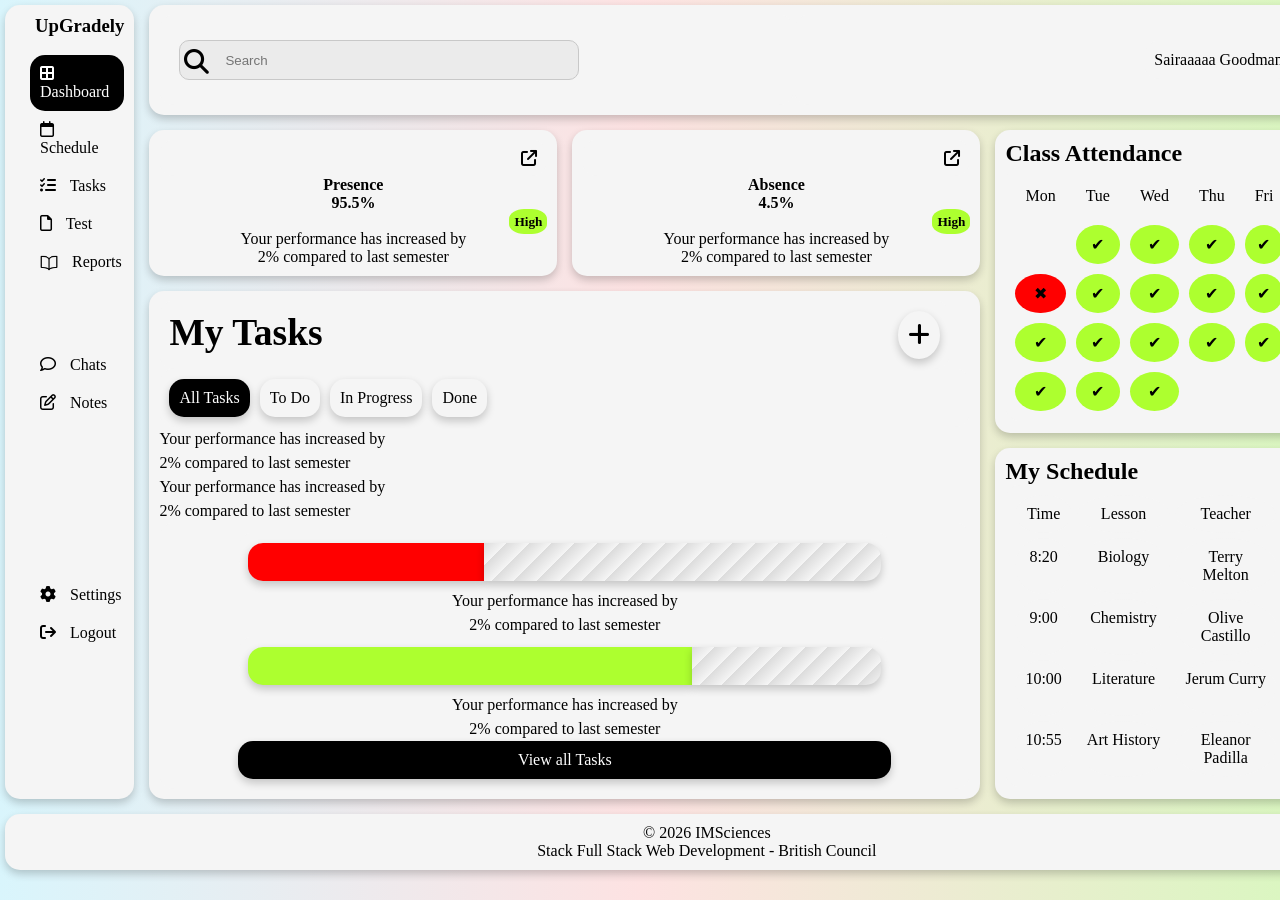
<file: index.html>
<!DOCTYPE html>
<html>

<head>
    <link rel="stylesheet" href="style.css">
    <link rel="stylesheet" href="https://cdnjs.cloudflare.com/ajax/libs/font-awesome/6.5.0/css/all.min.css">
    <meta charset="UTF-8">
</head>

<body>
    <div class="container">
        <div class="item1" style="display: flex; ">
            <div style="width: 50%; box-shadow:none; padding: 25px;">
                <i style="font-size: 25px; z-index: 1;" class="fa-solid fa-magnifying-glass"></i>
                <input type="search" placeholder="Search" class="search">
            </div>

            <div style="width: 50%; box-shadow:none; display: flex; 
                    flex-direction: row-reverse; align-items: center;">
                <div style="border-radius:50%;overflow: hidden;">
                    <img style="height:25px;" src="images/bell-regular.png" class="icon v-space">
                </div>
                <div style="box-shadow: none;border-radius: 50%;">
                    <img style="height:50px;object-fit: cover;" src="images/profile.jpg" class="icon v-space">
                </div>
                <div style="box-shadow: none;"> Sairaaaaa Goodman </div>
            </div>
        </div>
        <div class="item2">
            <h3 style="text-align: left;">UpGradely</h3>
            <br>
            <ul>
                <li style="background-color: black; color: white;"><i class="fa-solid fa-border-all v-space"></i>
                    Dashboard</li>
                <li><i class="fa-regular fa-calendar v-space"></i> Schedule</li>
                <li><i class="fa-sharp fa-solid fa-list-check v-space"></i> Tasks</li>
                <li><i class="fa-regular fa-file v-space"></i> Test</li>
                <li><img src="images/open-book.png" class="icon v-space"> Reports</li>
            </ul>
            <br><br><br>
            <ul>
                <li><i class="fa-regular fa-comment v-space"></i> Chats</li>
                <li><i class="fa-regular fa-pen-to-square v-space"></i> Notes</li>
            </ul>
            <br><br><br><br><br><br><br><br>

            <ul>
                <li><i class="fa-solid fa-gear v-space"></i> Settings</li>
                <li><i class="fa-solid fa-arrow-right-from-bracket v-space"></i> Logout</li>
            </ul>
        </div>
        <div class="item3">
            <div style="display: flex; justify-content: flex-end; box-shadow: none;">
                <i class="fa-solid fa-arrow-up-right-from-square"></i>
            </div>
            <h4>
                Presence <br>
                95.5% <br>
                <h5 style="background-color: greenyellow; border-radius: 40%; 
                    display: inline;padding: 5px;margin-left: 350px;">
                    High
                </h5>
            </h4>
            <br>
            <p>
                Your performance has increased by <br>
                2% compared to last semester
            </p>
        </div>
        <div class="item4">
            <div style="display: flex; justify-content: flex-end; box-shadow: none;">
                <i class="fa-solid fa-arrow-up-right-from-square"></i>
            </div>

            <h4>
                Absence <br>
                4.5% <br>
                <h5 style="background-color: greenyellow; border-radius: 40%; 
                    display: inline;padding: 5px;margin-left: 350px;">
                    High
                </h5>
            </h4>
            <br>
            <p>
                Your performance has increased by <br>
                2% compared to last semester
            </p>
        </div>
        <div class="item5" style="text-align: left;">

            <div style="display: flex; justify-content: space-between; width: 95%; box-shadow: none; font-size: 25px;padding-left: 10px;">
                <h2>My Tasks</h2>
                <div style="border-radius: 50%;"> <i class="fa-solid fa-plus"></i> </div>
            </div>

            <div style="display: flex;gap: 10px;box-shadow: none;"> 
                <div style="background-color: black; color: white;"> All Tasks</div>
                <div>To Do</div>
                <div>In Progress</div>
                <div>Done</div>
            </div>
            <p style="line-height: 1.5;">
                Your performance has increased by <br>
                2% compared to last semester
            </p>
            <p style="line-height: 1.5;">
                Your performance has increased by <br>
                2% compared to last semester
            </p>

            <div style="display: flex; align-items: center; flex-direction: column; box-shadow: none;">

                <!--<div style="background-color: greenyellow; height: 18px; width: 80%;" class="no-comments"> </div> -->

                <div style="display: flex; height: 18px; width: 80%; box-shadow: none;">
                    <div
                        style="background-color: red; width: 40%; height: 18px; border-top-right-radius: 0%; border-bottom-right-radius: 0%;">
                    </div>
                    <div style="background-color: greenyellow; height: 18px; width: 70%; border-top-left-radius: 0%; border-bottom-left-radius: 0%;"
                        class="no-comments"> </div>
                </div>
                <br>

                <p style="line-height: 1.5;">
                    Your performance has increased by <br>
                    2% compared to last semester
                </p>

                <div style="display: flex; height: 18px; width: 80%; box-shadow: none;">
                    <div
                        style="background-color: greenyellow; width: 100%; height: 18px; border-top-right-radius: 0%; border-bottom-right-radius: 0%;">
                    </div>
                    <div style="background-color: greenyellow; height: 18px; width: 40%; border-top-left-radius: 0%; border-bottom-left-radius: 0%;"
                        class="no-comments"> </div>
                </div>
                <br>
                <p style="line-height: 1.5;">
                    Your performance has increased by <br>
                    2% compared to last semester
                </p>
                <div style="background-color: black; color: white; width: 80%;"> View all Tasks</div>
            </div>
        </div>
        <div class="item6">
            <h2 style="text-align: left;">Class Attendance</h2>
            <div class="attendance-container" style="box-shadow: none;">
                <div class="empty">Mon</div>
                <div class="empty">Tue</div>
                <div class="empty">Wed</div>
                <div class="empty">Thu</div>
                <div class="empty">Fri</div>
                <div class="empty">Sat</div>
                <div class="empty">Sun</div>
                <div class="empty"></div>
                <div>&#10004</div>
                <div>&#10004</div>
                <div>&#10004</div>
                <div>&#10004</div>
                <div>&#10004</div>
                <div>&#10004</div>
                <div class="red">&#10006</div>
                <div>&#10004</div>
                <div>&#10004</div>
                <div>&#10004</div>
                <div>&#10004</div>
                <div>&#10004</div>
                <div>&#10004</div>
                <div>&#10004</div>
                <div>&#10004</div>
                <div>&#10004</div>
                <div>&#10004</div>
                <div>&#10004</div>
                <div>&#10004</div>
                <div>&#10004</div>
                <div>&#10004</div>
                <div>&#10004</div>
                <div>&#10004</div>
                <div class="empty"></div>
                <div class="empty"></div>
                <div class="empty"></div>
                <div class="empty"></div>
            </div>
        </div>
        <div class="item7">
            <h2 style="text-align: left;">My Schedule</h2>
            <div class="schedule-container" style="box-shadow: none;">
                <div>Time</div>
                <div>Lesson</div>
                <div>Teacher</div>
                <div>Location</div>
                <div>8:20</div>
                <div>Biology</div>
                <div>Terry Melton</div>
                <div>B2, Room 120</div>
                <div>9:00</div>
                <div>Chemistry</div>
                <div>Olive Castillo</div>
                <div>B2, Room 124</div>
                <div>10:00</div>
                <div>Literature</div>
                <div>Jerum Curry</div>
                <div>B2, Room 128</div>
                <div>10:55</div>
                <div>Art History</div>
                <div>Eleanor Padilla</div>
                <div>B2, Room 132</div>
            </div>
        </div>
        <div class="item8">
            &copy; 2026 IMSciences <br>
            Stack Full Stack Web Development - British Council
        </div>
    </div>
</body>

</html>
</file>
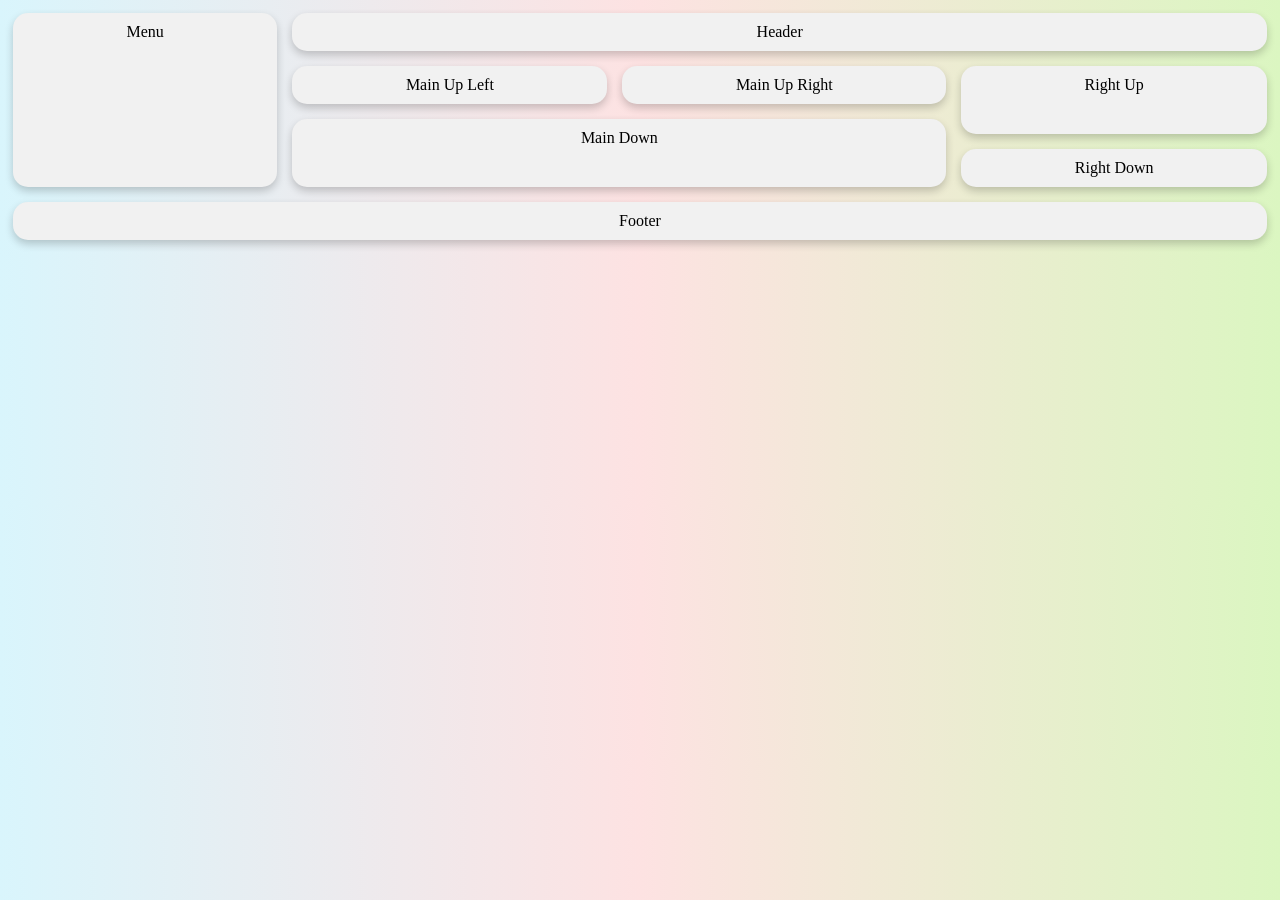
<file: index-base.html>
<!DOCTYPE html>
<html>

<head>
    <style>
        body {
            background: linear-gradient(to right, #D9F5FC, #FDE2E2, #DBF6C1);
        }
        .container {
            display: grid;
            grid-template-areas:
                'menu header 		header 			header'
                'menu main_up_left 	main_up_right 	right_up'
                'menu main_down 	main_down 		right_up'
                'menu main_down 	main_down 		right_up'
                'menu main_down 	main_down 		right_down'
                'footer footer 		footer 			footer';
            padding: 5px;
            gap: 15px;
        }

        .container div {
            background-color: #f1f1f1;
            color: #000;
            padding: 10px;
            text-align: center;
            box-shadow: 0 4px 8px 0 rgba(0, 0, 0, 0.2);
            border-radius: 15px;
        }

        .item1 {
            grid-area: header;
        }

        .item2 {
            grid-area: menu;
        }

        .item3 {
            grid-area: main_up_left;
        }

        .item4 {
            grid-area: main_up_right;
        }

        .item5 {
            grid-area: main_down;
        }

        .item6 {
            grid-area: right_up;
        }

        .item7 {
            grid-area: right_down;
        }

        .item8 {
            grid-area: footer;
        }


    </style>
</head>

<body>
    <div class="container">
        <div class="item1">Header</div>
        <div class="item2">Menu</div>
        <div class="item3">Main Up Left</div>
        <div class="item4">Main Up Right</div>
        <div class="item5">Main Down</div>
        <div class="item6">Right Up</div>
        <div class="item7">Right Down</div>
        <div class="item8">Footer</div>
    </div>
</body>

</html>
<!--
    In CSS Grid grid-template-areas, a named area must form a single rectangle. 
    This means every named area must be contiguous (connected cells)
    Rectangular (no L-shapes, T-shapes, or irregular forms)

    STEP 1 — Society office draws the map and names all blocks (North Block, West Block, Central Park, South Block)
    STEP 2 — Ahmad, Ali, Sara, Khan register their names and claim which plot they want — but it is just a claim on paper so far
    STEP 3 — The society officially allots the plot and hands over possession — now Ahmad physically exists on North Block, Ali physically exists on West Block
-->
</file>
<file: style.css>
body {
  background: linear-gradient(red, blue);
  /* default direction is top to bottom */
}

body {
  background: linear-gradient(to bottom, red, blue);
}

* {
  margin: 0;
  padding: 0;
}

body {
  background: linear-gradient(to right, #D9F5FC, #FDE2E2, #DBF6C1);
}

.container {
  display: grid;
  grid-template-areas:
    'menu header 		header 			header'
    'menu main_up_left 	main_up_right 	right_up'
    'menu main_down 	main_down 		right_up'
    'menu main_down 	main_down 		right_up'
    'menu main_down 	main_down 		right_up'
    'menu main_down 	main_down 		right_down'
    'menu main_down 	main_down 		right_down'
    'menu main_down 	main_down 		right_down'
    'footer footer 		footer 			  footer';
  padding: 5px;
  gap: 15px;
}

.container div {
  background-color: #f5f5f5;
  color: #000;
  padding: 10px;
  text-align: center;
  box-shadow: 0 4px 8px 0 rgba(0, 0, 0, 0.2);
  border-radius: 15px;
}

.item1 {
  grid-area: header;
  position: relative;
}

.item2 {
  grid-area: menu;
}

.item3 {
  grid-area: main_up_left;
}

.item4 {
  grid-area: main_up_right;
}

.item5 {
  grid-area: main_down;
}

.item6 {
  grid-area: right_up;
}

.item7 {
  grid-area: right_down;
}

.item8 {
  grid-area: footer;
}

ul {
  list-style-type: none;
  margin-bottom: 10px;
}

ul li {
  text-align: left;
  padding-top: 10px;
  padding-bottom: 10px;
  padding-left: 10px;
  border-radius: 15px;
  margin-left: 15px;
}

h3 {
  margin-left: 20px;
}

.v-space {
  margin-right: 10px;
}

.icon {
  width: 18px;
  height: 18px;
  vertical-align: middle;
}

.search-box {
  position: relative;
  height: 40px;
  border: 0px solid rgb(231, 38, 38);
  box-shadow: none;
}

/* Input */
.search {
  width: 400px;
  height: 40px;
  padding-left: 45px;
  padding-left: 45px;
  margin-left: 20px;
  background-color: rgb(235, 235, 235);
  border: 1px solid rgb(200, 200, 200);
  position: absolute;
  left: 10px;
  z-index: 0;
  border-radius: 10px;
}

/* Icon */
.item1 i {
  position: absolute;
  left: 35px;
  z-index: 1;
  padding-top: 10px;
}


.attendance-container {
  display: inline-grid;
  grid-template-columns: auto auto auto auto auto auto auto;
  box-shadow: none;
  padding: 10px;
  gap: 10px;
}

.attendance-container div {
  background-color: greenyellow;
  border-radius: 50%;
  padding: 10px;
  text-align: center;
  border: none;
  box-shadow: none;
}

.attendance-container div.red{
  background-color: red;
}

.attendance-container div.empty{
  background-color: transparent;
}

.schedule-container {
  display: inline-grid;
  grid-template-columns: auto auto auto auto;
  padding: 10px;
  gap: 5px;
}

.schedule-container div {
  border-radius: 50%;
  padding: 10px;
  text-align: center;
  border: none;
  box-shadow: none;
}

.no-comments {
  width: 100%;
  height: 50px;
  background: repeating-linear-gradient(
    135deg,
    #dcdcdc,
    #f5f5f5 16px
  );
  border-radius: 10px;
}
</file>
